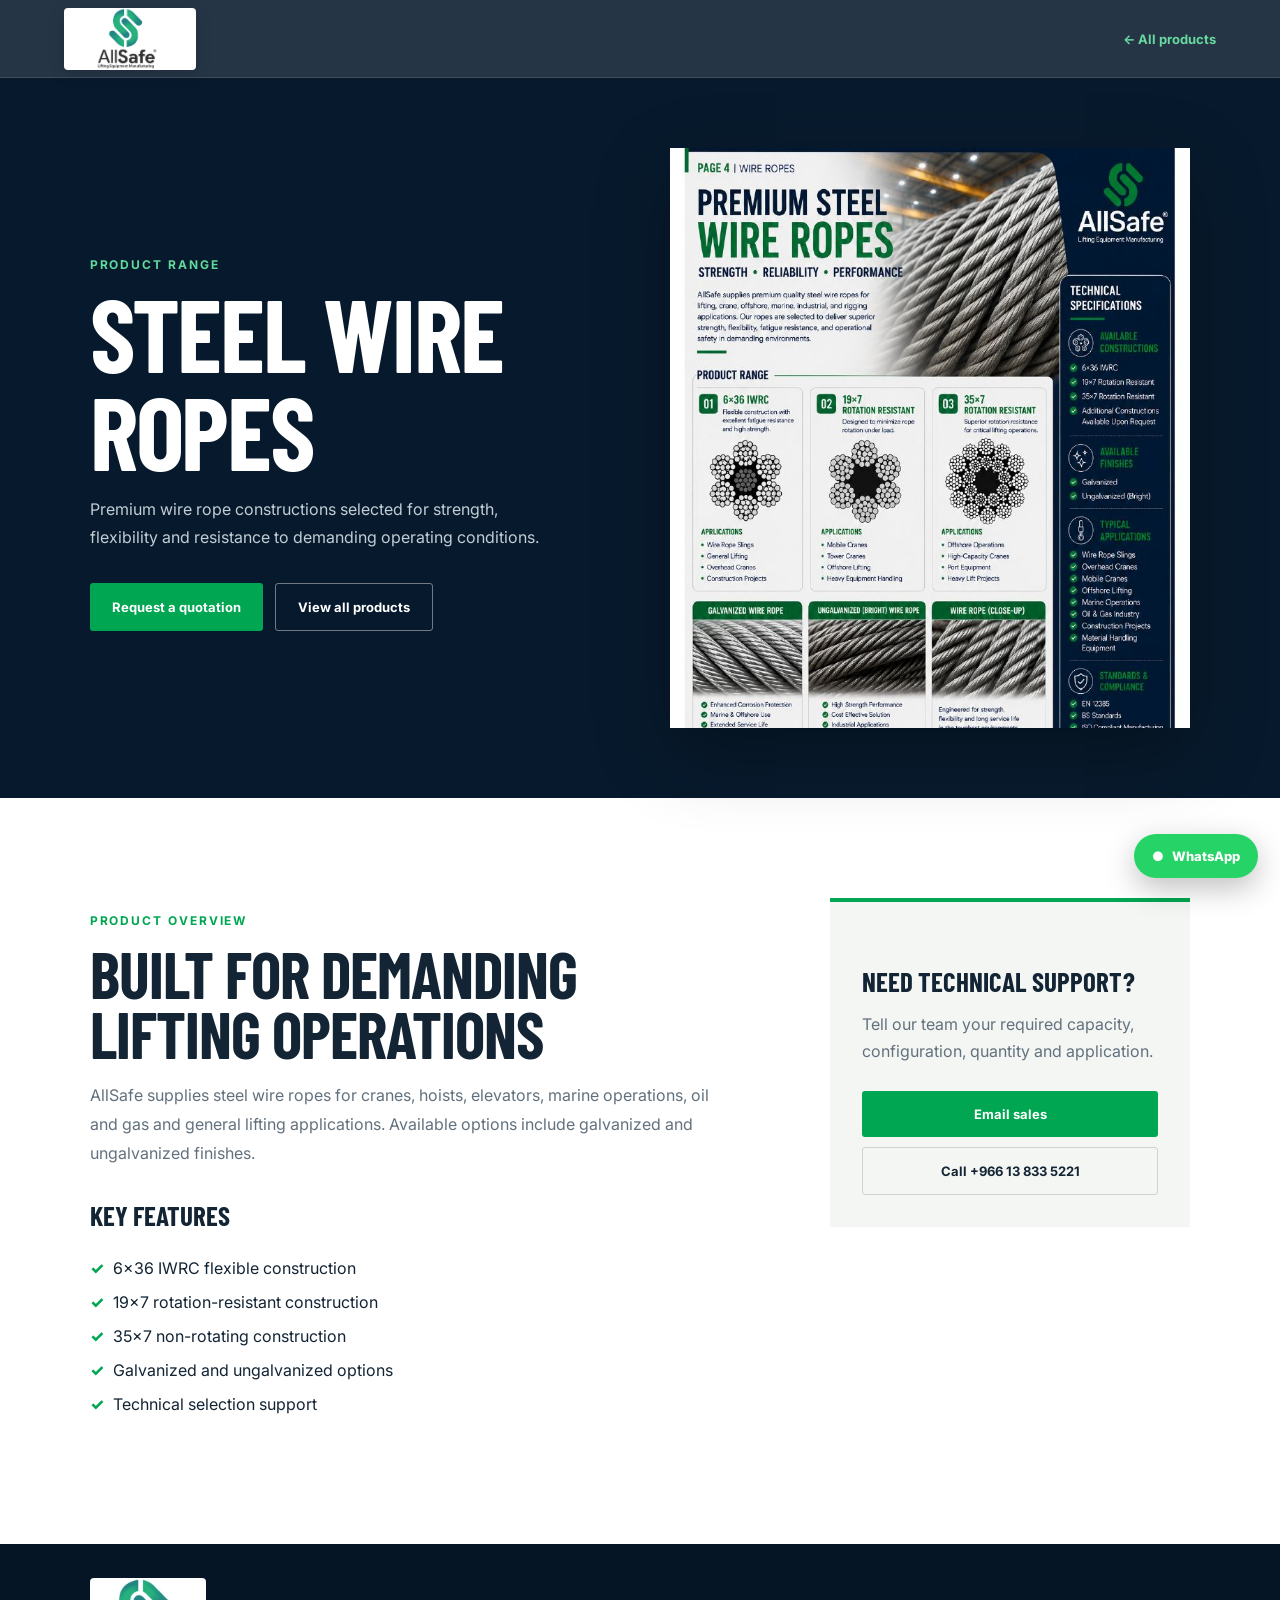
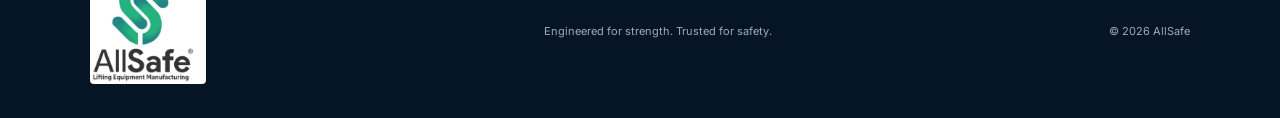
<file: product.html>
<!doctype html><html lang="en"><head><meta charset="utf-8"><meta name="viewport" content="width=device-width,initial-scale=1"><meta name="description" content="AllSafe certified lifting equipment product details"><link rel="canonical" href="https://www.allsafefactory.net/product.html"><title>Product | AllSafe</title><link rel="preconnect" href="https://fonts.googleapis.com"><link rel="preconnect" href="https://fonts.gstatic.com" crossorigin><link href="https://fonts.googleapis.com/css2?family=Barlow+Condensed:wght@600;700;800&family=Inter:wght@400;500;600;700&display=swap" rel="stylesheet"><link rel="stylesheet" href="styles.css"><link rel="stylesheet" href="enhancements.css"><link rel="stylesheet" href="product.css"></head><body><header class="site-header"><a class="logo" href="index.html"><span class="logo-mark">S</span><span><b>AllSafe</b><small>Lifting Equipment Manufacturing</small></span></a><a class="back" href="index.html#products">← All products</a></header><main class="detail"><section class="detail-hero"><div><p class="eyebrow">Product range</p><h1 id="title">AllSafe Product</h1><p id="summary"></p><div class="hero-actions"><a class="btn primary" href="index.html#contact">Request a quotation</a><a class="btn ghost" href="index.html#products">View all products</a></div></div><img id="pageImage" alt="AllSafe product catalogue page"></section><section class="detail-body"><div><p class="eyebrow dark">Product overview</p><h2>Built for demanding lifting operations</h2><p id="description"></p><h3>Key features</h3><ul class="ticks" id="features"></ul></div><aside><h3>Need technical support?</h3><p>Tell our team your required capacity, configuration, quantity and application.</p><a class="btn primary" href="mailto:sales@allsafefactory.net">Email sales</a><a class="btn outline" href="tel:+966138335221">Call +966 13 833 5221</a></aside></section></main><footer><a class="logo" href="index.html"><span class="logo-mark">S</span><span><b>AllSafe</b><small>Lifting Equipment Manufacturing</small></span></a><p>Engineered for strength. Trusted for safety.</p><p>© 2026 AllSafe</p></footer><a class="whatsapp" href="https://wa.me/966555040154?text=Hello%20AllSafe%2C%20I%20need%20product%20information." target="_blank" rel="noopener">WhatsApp</a><script src="product.js"></script></body></html>
</file>
<file: styles.css>
:root{--navy:#071a2d;--navy2:#0d2941;--green:#00a651;--lime:#8ac441;--ink:#132434;--muted:#62717d;--paper:#f4f6f3;--white:#fff;--display:'Barlow Condensed',sans-serif;--body:Inter,sans-serif}*{box-sizing:border-box}html{scroll-behavior:smooth}body{margin:0;font-family:var(--body);color:var(--ink);background:#fff}button,a{font:inherit}a{text-decoration:none;color:inherit}.site-header{height:78px;padding:0 max(5vw,24px);display:flex;align-items:center;justify-content:space-between;position:fixed;z-index:20;top:0;width:100%;background:rgba(7,26,45,.88);backdrop-filter:blur(12px);color:#fff;border-bottom:1px solid rgba(255,255,255,.12)}.logo{display:flex;align-items:center;gap:10px}.logo-mark{width:38px;height:38px;background:var(--green);color:#fff;display:grid;place-items:center;border-radius:12px 3px;font:800 25px var(--display);transform:rotate(-4deg)}.logo b{font-size:21px;display:block;line-height:1}.logo small{font-size:8px;opacity:.75}.site-header nav{display:flex;align-items:center;gap:28px;font-size:13px;font-weight:600}.site-header nav a:hover{color:#65d99c}.nav-cta{background:var(--green);padding:11px 18px;border-radius:3px}.menu{display:none;background:none;border:0;color:#fff;font-size:25px}.hero{min-height:780px;height:100vh;position:relative;background:var(--navy);display:flex;align-items:center;color:#fff;overflow:hidden}.hero-photo{position:absolute;inset:0;background:url('assets/page-01.jpg') center 35%/cover no-repeat;filter:saturate(.85);transform:scale(1.02)}.hero-shade{position:absolute;inset:0;background:linear-gradient(90deg,rgba(3,16,29,.98) 0%,rgba(4,23,39,.86) 40%,rgba(4,22,38,.26) 77%),linear-gradient(0deg,rgba(2,13,24,.88),transparent 42%)}.hero-content{position:relative;z-index:2;width:min(780px,90%);margin-left:max(8vw,28px);padding-top:30px}.eyebrow{text-transform:uppercase;letter-spacing:.16em;color:#61d99b;font-size:12px;font-weight:700}.eyebrow.dark{color:var(--green)}h1,h2,h3{font-family:var(--display);text-transform:uppercase;margin:0;line-height:.95}h1{font-size:clamp(58px,8vw,112px);letter-spacing:-.02em}h1 em{color:#66dc9c;font-style:normal}h2{font-size:clamp(42px,5vw,70px);letter-spacing:-.015em}.hero-content>p:not(.eyebrow){font-size:18px;line-height:1.7;max-width:600px;color:#d6e0e7}.hero-actions{display:flex;gap:12px;margin-top:32px}.btn{border:0;cursor:pointer;display:inline-flex;align-items:center;justify-content:center;padding:15px 22px;border-radius:3px;font-size:13px;font-weight:700}.primary{background:var(--green);color:#fff}.primary:hover{background:#008f46}.ghost{border:1px solid rgba(255,255,255,.42);color:#fff}.hero-stats{position:absolute;z-index:2;bottom:0;right:0;display:grid;grid-template-columns:repeat(4,1fr);width:min(850px,68%);background:rgba(7,26,45,.88);backdrop-filter:blur(8px)}.hero-stats div{padding:24px;border-left:1px solid rgba(255,255,255,.14)}.hero-stats b{display:block;font:700 28px var(--display);color:#69dfa0}.hero-stats span{font-size:11px;color:#c3cfd7}.section{padding:110px max(7vw,28px)}.intro{display:grid;grid-template-columns:1fr minmax(300px,470px);align-items:center;gap:8vw;background:var(--paper)}.section-copy>p:not(.eyebrow),.section-head>p,.quality-copy>p:not(.eyebrow),.contact-copy>p:not(.eyebrow){line-height:1.75;color:var(--muted);max-width:650px}.ticks{padding:0;display:grid;grid-template-columns:1fr 1fr;gap:14px;list-style:none;margin:30px 0}.ticks li:before{content:'✓';color:var(--green);font-weight:800;margin-right:9px}.text-link{font-weight:700;color:var(--green);font-size:13px}.catalogue-card{background:var(--navy);padding:0;border:0;box-shadow:0 22px 60px rgba(7,26,45,.23);cursor:pointer;position:relative;transform:rotate(1.5deg)}.catalogue-card img{width:100%;display:block}.catalogue-card span{position:absolute;bottom:0;left:0;right:0;padding:15px;background:rgba(7,26,45,.9);color:#fff;font-weight:700}.products{background:#fff}.section-head{display:flex;justify-content:space-between;align-items:end;gap:40px;margin-bottom:50px}.section-head>p{max-width:430px}.product-grid{display:grid;grid-template-columns:repeat(4,1fr);gap:12px}.product{height:430px;position:relative;overflow:hidden;background:var(--navy);color:#fff;display:flex;flex-direction:column;justify-content:space-between;padding:22px}.product:before{content:'';position:absolute;inset:0;background:linear-gradient(0deg,rgba(4,20,35,.98),rgba(4,20,35,.08) 72%),var(--image) top center/cover no-repeat;transition:.5s}.product:hover:before{transform:scale(1.055)}.product>span,.product>div{position:relative}.product>span{font:700 18px var(--display);color:#65dda0}.product h3{font-size:32px}.product p{font-size:12px;line-height:1.55;color:#cbd5db;min-height:55px}.product button{background:none;border:0;color:#65dda0;padding:0;cursor:pointer;font-size:12px;font-weight:700}.quality{background:var(--navy);color:#fff;display:grid;grid-template-columns:minmax(300px,520px) 1fr;gap:8vw;align-items:center}.quality-image{height:610px;overflow:hidden;box-shadow:0 25px 80px rgba(0,0,0,.28)}.quality-image img{width:100%;height:100%;object-fit:cover;object-position:center}.badges{display:grid;grid-template-columns:1fr 1fr;gap:1px;background:rgba(255,255,255,.12);margin:32px 0}.badges div{background:var(--navy2);padding:18px}.badges b,.badges span{display:block}.badges b{color:#65dda0;font-size:13px}.badges span{font-size:10px;color:#afbdc7;margin-top:5px}.clients{background:var(--paper)}.client-list{display:grid;grid-template-columns:repeat(4,1fr);border-top:1px solid #d7ded8;border-left:1px solid #d7ded8}.client-list span{height:100px;display:grid;place-items:center;text-align:center;border-right:1px solid #d7ded8;border-bottom:1px solid #d7ded8;background:#fff;font:700 20px var(--display);color:#273d4e}.contact{display:grid;grid-template-columns:1fr 1fr;gap:9vw;background:#0a2238;color:#fff}.contact-details{display:grid;gap:20px;margin-top:34px}.contact-details a,.contact-details div{font-size:15px;line-height:1.7}.contact-details small{display:block;color:#68daa0;text-transform:uppercase;font-weight:700;letter-spacing:.08em}.enquiry{display:grid;grid-template-columns:1fr 1fr;gap:18px;padding:34px;background:#fff;color:var(--ink)}.enquiry label{font-size:11px;font-weight:700;text-transform:uppercase}.enquiry label:nth-child(4),.enquiry .btn,.form-note{grid-column:1/-1}.enquiry input,.enquiry textarea{width:100%;margin-top:7px;padding:13px;border:1px solid #d8dfda;background:#f7f9f7;outline:none}.enquiry input:focus,.enquiry textarea:focus{border-color:var(--green)}.form-note{margin:0;color:var(--green);font-size:12px}footer{background:#051525;color:#fff;padding:34px max(7vw,28px);display:flex;align-items:center;justify-content:space-between;font-size:11px;color:#9cabb6}dialog{border:0;padding:0;background:transparent;max-width:min(670px,90vw);max-height:92vh}dialog::backdrop{background:rgba(1,10,18,.9);backdrop-filter:blur(5px)}dialog img{display:block;max-height:85vh;max-width:100%;margin:auto}dialog p{margin:0;background:#fff;padding:12px;text-align:center;font-size:11px}.close{position:fixed;top:18px;right:28px;background:#fff;color:var(--navy);border:0;border-radius:50%;width:42px;height:42px;font-size:25px;cursor:pointer}.reveal{opacity:0;transform:translateY(24px);transition:.75s ease}.reveal.visible{opacity:1;transform:none}@media(max-width:1000px){.product-grid{grid-template-columns:repeat(2,1fr)}.site-header nav{display:none;position:absolute;top:78px;left:0;right:0;background:var(--navy);padding:25px;flex-direction:column;align-items:flex-start}.site-header nav.open{display:flex}.menu{display:block}.hero-stats{width:100%}.intro,.quality,.contact{grid-template-columns:1fr}.quality-image{height:500px}.client-list{grid-template-columns:repeat(3,1fr)}}@media(max-width:620px){.site-header{height:68px}.site-header nav{top:68px}.hero{min-height:820px}.hero-content{margin-left:22px}.hero-content>p:not(.eyebrow){font-size:15px}.hero-actions{flex-direction:column;align-items:flex-start}.hero-stats{grid-template-columns:1fr 1fr}.hero-stats div{padding:14px 18px}.hero-stats b{font-size:22px}.section{padding:75px 22px}.section-head{display:block}.ticks{grid-template-columns:1fr}.product-grid{grid-template-columns:1fr}.product{height:390px}.client-list{grid-template-columns:1fr 1fr}.contact{gap:45px}.enquiry{grid-template-columns:1fr;padding:22px}.enquiry label{grid-column:1/-1}footer{flex-direction:column;gap:20px;text-align:center}}
</file>
<file: enhancements.css>
.product a{color:#65dda0;padding:0;font-size:12px;font-weight:700}.map{height:420px;background:#ddd}.map iframe{border:0;width:100%;height:100%;display:block}.whatsapp{position:fixed;z-index:18;right:22px;bottom:22px;background:#25d366;color:#fff;padding:14px 18px;border-radius:999px;box-shadow:0 10px 30px rgba(0,0,0,.25);font-weight:800;font-size:13px}.whatsapp:before{content:'●';margin-right:8px}.hero-photo{background-image:url('page-01.jpg')}.logo-mark{width:132px;height:62px;background:#fff url('allsafe-logo.png') center/contain no-repeat;color:transparent;border-radius:4px;transform:none;font-size:0;box-shadow:0 4px 16px rgba(0,0,0,.16)}.logo>span:last-child{display:none}footer .logo-mark{width:116px;height:106px;box-shadow:none}@media(max-width:620px){.logo-mark{width:112px;height:56px}footer .logo-mark{width:110px;height:100px}}
</file>
<file: product.css>
.back{font-size:13px;font-weight:700;color:#68daa0}.detail{padding-top:78px}.detail-hero{min-height:690px;background:var(--navy);color:#fff;padding:70px max(7vw,28px);display:grid;grid-template-columns:1.2fr minmax(310px,520px);gap:8vw;align-items:center}.detail-hero h1{font-size:clamp(60px,8vw,110px)}.detail-hero p:not(.eyebrow){max-width:650px;line-height:1.75;color:#c2cdd5}.detail-hero img{width:100%;max-height:580px;object-fit:cover;object-position:top;box-shadow:0 25px 70px rgba(0,0,0,.3)}.detail-body{padding:100px max(7vw,28px);display:grid;grid-template-columns:1fr 360px;gap:9vw}.detail-body>div>p{line-height:1.8;color:var(--muted)}.detail-body h3{font-size:27px;margin-top:35px}.detail-body .ticks{grid-template-columns:1fr}.detail-body aside{background:var(--paper);padding:32px;align-self:start;border-top:4px solid var(--green)}.detail-body aside p{line-height:1.7;color:var(--muted)}.detail-body aside .btn{width:100%;margin-top:10px}.outline{border:1px solid #ccd5ce;color:var(--ink)}@media(max-width:800px){.detail{padding-top:68px}.detail-hero,.detail-body{grid-template-columns:1fr}.detail-hero{padding-top:55px}.detail-hero img{max-height:none}.detail-body{padding:70px 22px}.detail-body aside{width:100%}}
</file>
